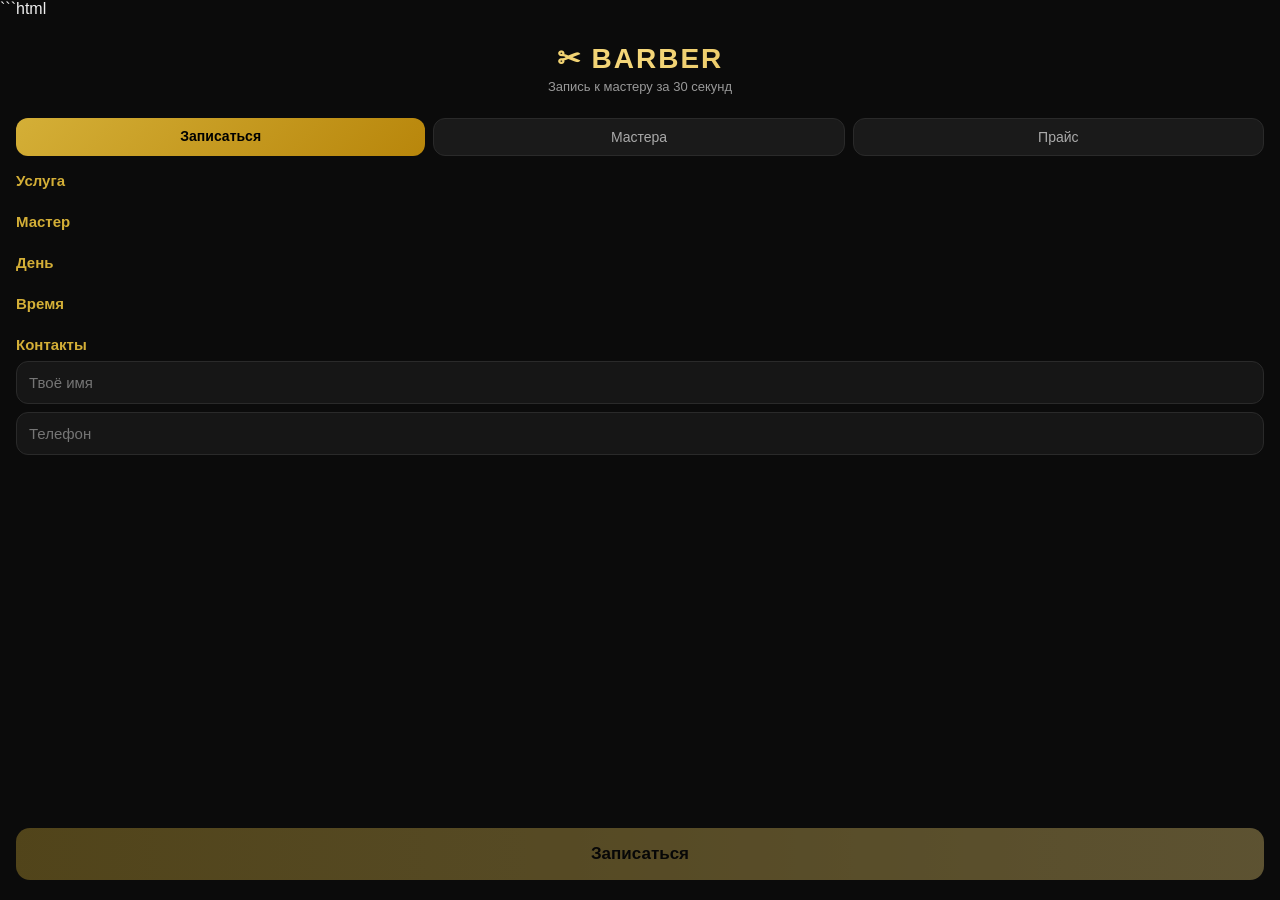
<file: index.html>
```html
<!DOCTYPE html>
<html lang="ru">
<head>
<meta charset="UTF-8">
<meta name="viewport" content="width=device-width, initial-scale=1.0">
<title>Барбершоп</title>
<script src="https://telegram.org/js/telegram-web-app.js"></script>
<style>
*{box-sizing:border-box;margin:0;padding:0;font-family:-apple-system,Segoe UI,Roboto,sans-serif}
body{background:#0b0b0b;color:#eee;min-height:100vh;padding-bottom:90px}
header{padding:24px 16px 12px;text-align:center}
header h1{font-size:28px;letter-spacing:2px;background:linear-gradient(90deg,#d4af37,#f5d77a,#b8860b);-webkit-background-clip:text;color:transparent}
header p{color:#999;font-size:13px;margin-top:4px}
.tabs{display:flex;gap:8px;padding:0 16px;margin:12px 0}
.tab{flex:1;padding:10px;border-radius:12px;background:#1a1a1a;color:#aaa;border:1px solid #2a2a2a;font-size:14px;text-align:center;cursor:pointer}
.tab.active{background:linear-gradient(135deg,#d4af37,#b8860b);color:#000;font-weight:700;border:none}
.page{display:none;padding:0 16px}
.page.active{display:block;animation:fade .3s}
@keyframes fade{from{opacity:0;transform:translateY(8px)}to{opacity:1;transform:none}}
h3{color:#d4af37;font-size:15px;margin:16px 0 8px}
.grid{display:grid;grid-template-columns:1fr 1fr;gap:8px}
.opt{padding:12px;border-radius:12px;background:#161616;border:1px solid #2a2a2a;cursor:pointer;font-size:14px}
.opt small{display:block;color:#888;margin-top:4px}
.opt.sel{border-color:#d4af37;background:#1f1a0a;box-shadow:0 0 12px rgba(212,175,55,.3)}
input{width:100%;padding:12px;border-radius:12px;background:#161616;border:1px solid #2a2a2a;color:#eee;font-size:15px;margin-bottom:8px}
.card{display:flex;gap:12px;align-items:center;padding:14px;border-radius:14px;background:#161616;border:1px solid #2a2a2a;margin-bottom:10px}
.ava{width:56px;height:56px;border-radius:50%;background:linear-gradient(135deg,#d4af37,#555);display:flex;align-items:center;justify-content:center;font-size:24px;color:#000;font-weight:700}
.card b{color:#f5d77a}
.row{display:flex;justify-content:space-between;padding:14px 0;border-bottom:1px solid #222}
.row span:last-child{color:#d4af37;font-weight:700}
.btn{position:fixed;left:16px;right:16px;bottom:20px;padding:16px;border:none;border-radius:14px;font-size:17px;font-weight:700;color:#000;background:linear-gradient(90deg,#d4af37,#f5d77a);cursor:pointer}
.btn:disabled{opacity:.35}
</style>
</head>
<body>
<header><h1>✂ BARBER</h1><p>Запись к мастеру за 30 секунд</p></header>

<div class="tabs">
<div class="tab active" data-p="book">Записаться</div>
<div class="tab" data-p="masters">Мастера</div>
<div class="tab" data-p="price">Прайс</div>
</div>

<div class="page active" id="book">
<h3>Услуга</h3><div class="grid" id="services"></div>
<h3>Мастер</h3><div class="grid" id="mastersPick"></div>
<h3>День</h3><div class="grid" id="days"></div>
<h3>Время</h3><div class="grid" id="times"></div>
<h3>Контакты</h3>
<input id="name" placeholder="Твоё имя">
<input id="phone" placeholder="Телефон" type="tel">
</div>

<div class="page" id="masters"></div>
<div class="page" id="price"></div>

<button class="btn" id="send" disabled>Записаться</button>

<script>
const tg = window.Telegram.WebApp; tg.expand();
const SERVICES = [["cut","Мужская стрижка",1500],["beard","Борода",900],["combo","Стрижка + борода",2200]];
const MASTERS = [["max","Макс","Фейды и классика, 6 лет опыта"],["artem","Артём","Бороды и укладки, 4 года"],["dima","Дима","Креативные стрижки, 5 лет"]];
const TIMES = ["10:00","12:00","14:00","16:00","18:00"];
const s = {};

function opts(id, items, key){
const box = document.getElementById(id); box.innerHTML = "";
items.forEach(([val, label, sub])=>{
const d = document.createElement("div"); d.className = "opt";
d.innerHTML = label + (sub ? `<small>${sub}</small>` : "");
d.onclick = ()=>{ [...box.children].forEach(c=>c.classList.remove("sel")); d.classList.add("sel"); s[key]=val; check(); };
box.appendChild(d);
});
}
const days = [...Array(7)].map((_,i)=>{const d=new Date();d.setDate(d.getDate()+i);
return [d.toISOString().slice(0,10), d.toLocaleDateString("ru",{weekday:"short",day:"numeric",month:"short"})];});

opts("services", SERVICES.map(([k,n,p])=>[k,n,p+" ₽"]), "service");
opts("mastersPick", MASTERS.map(([k,n])=>[k,n]), "master");
opts("days", days, "day");
opts("times", TIMES.map(t=>[t,t]), "time");

document.getElementById("masters").innerHTML = MASTERS.map(([,n,d])=>
`<div class="card"><div class="ava">${n[0]}</div><div><b>${n}</b><br><small style="color:#999">${d}</small></div></div>`).join("");
document.getElementById("price").innerHTML = SERVICES.map(([,n,p])=>
`<div class="row"><span>${n}</span><span>${p} ₽</span></div>`).join("");

document.querySelectorAll(".tab").forEach(t=>t.onclick=()=>{
document.querySelectorAll(".tab,.page").forEach(e=>e.classList.remove("active"));
t.classList.add("active"); document.getElementById(t.dataset.p).classList.add("active");
document.getElementById("send").style.display = t.dataset.p==="book" ? "block" : "none";
});

const nameI = document.getElementById("name"), phoneI = document.getElementById("phone");
nameI.oninput = phoneI.oninput = check;
function check(){
document.getElementById("send").disabled = !(s.service && s.master && s.day && s.time && nameI.value.trim() && phoneI.value.trim());
}
document.getElementById("send").onclick = ()=>{
tg.sendData(JSON.stringify({...s, name:nameI.value.trim(), phone:phoneI.value.trim()}));
tg.close();
};
</script>
</body>
</html>
</file>
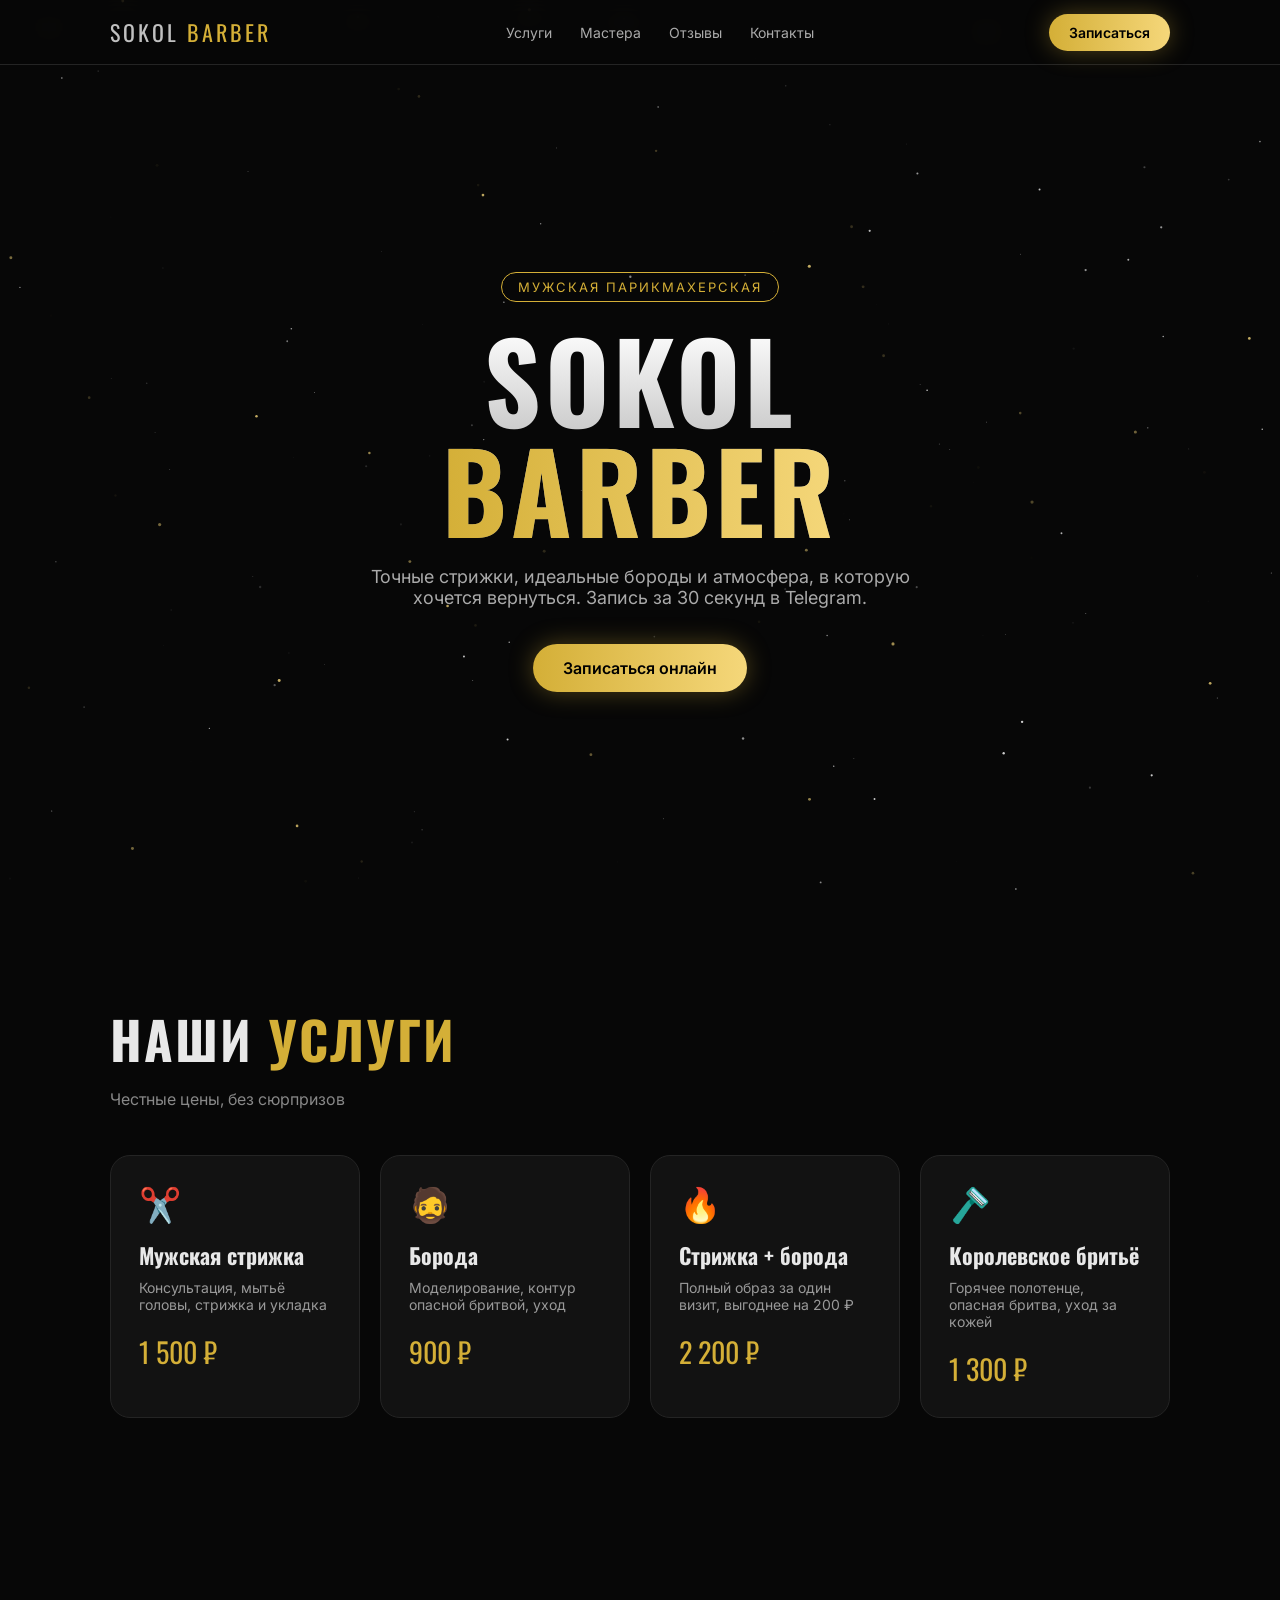
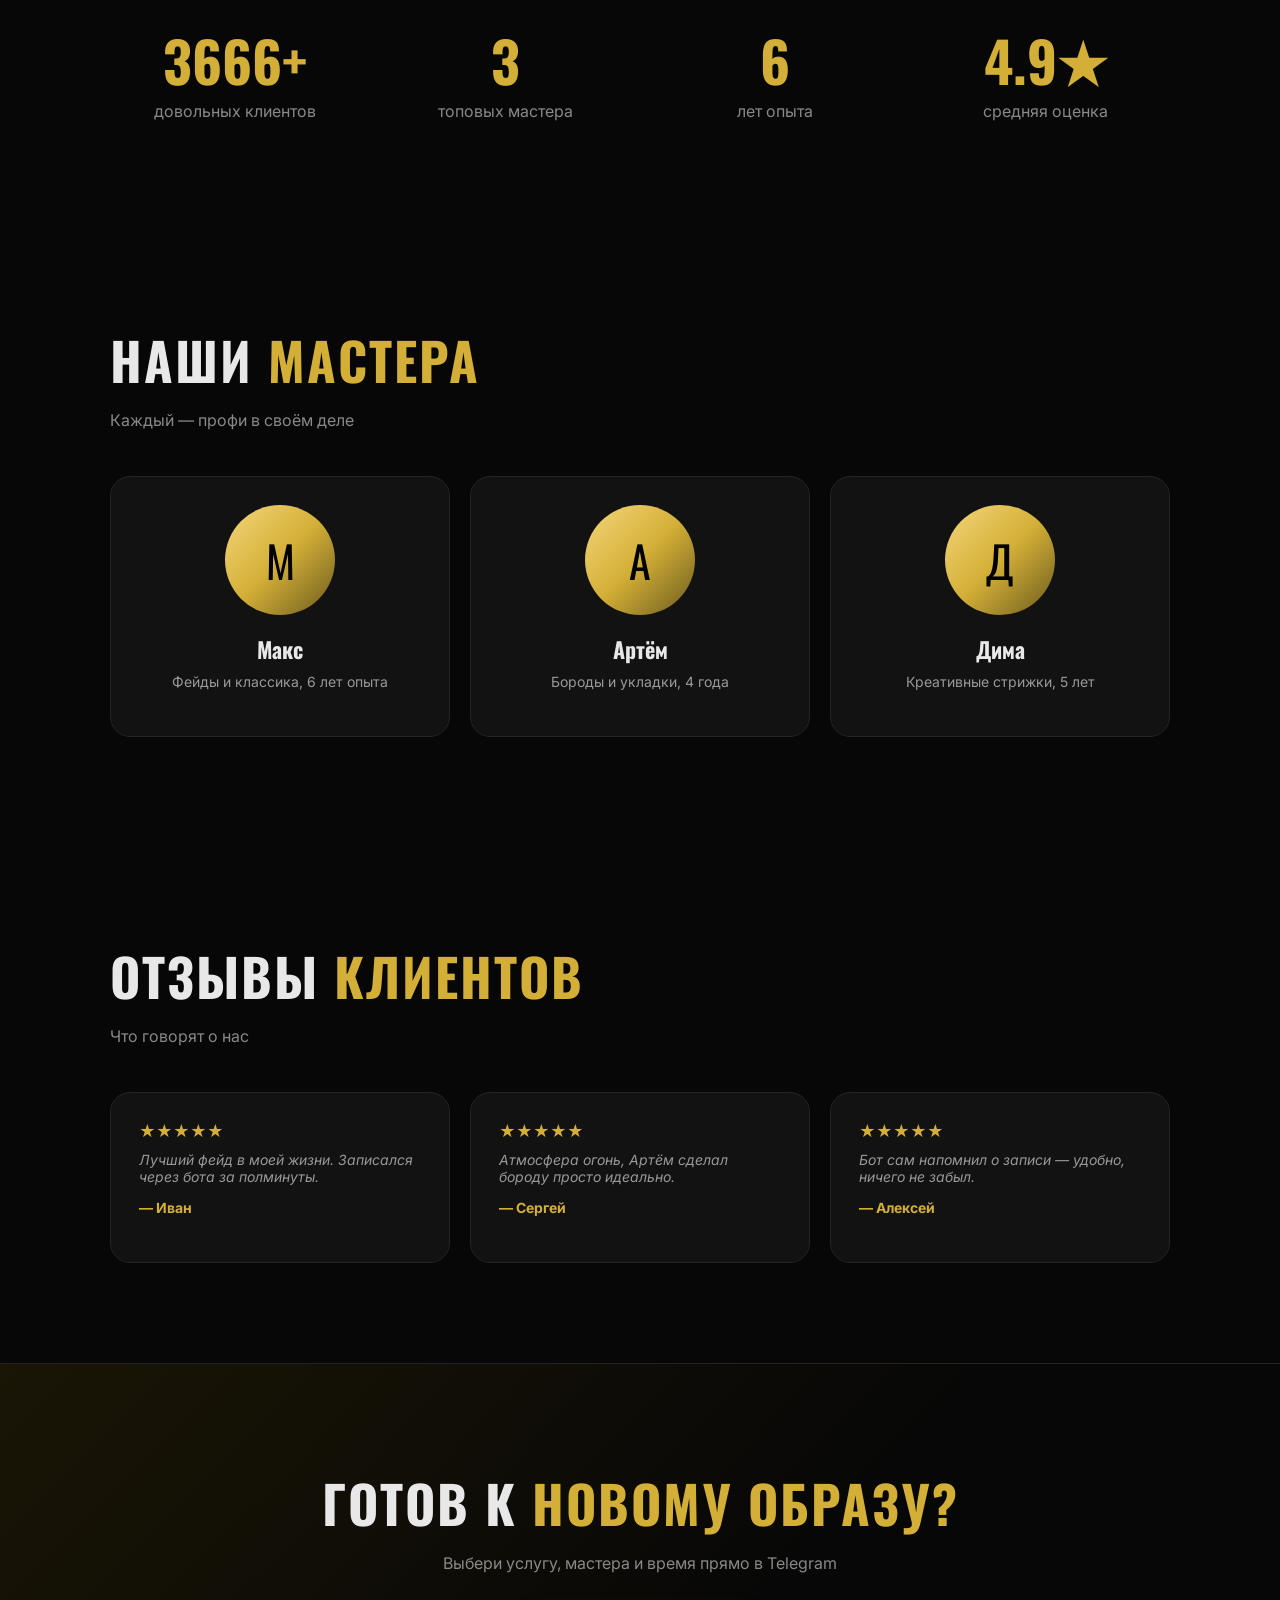
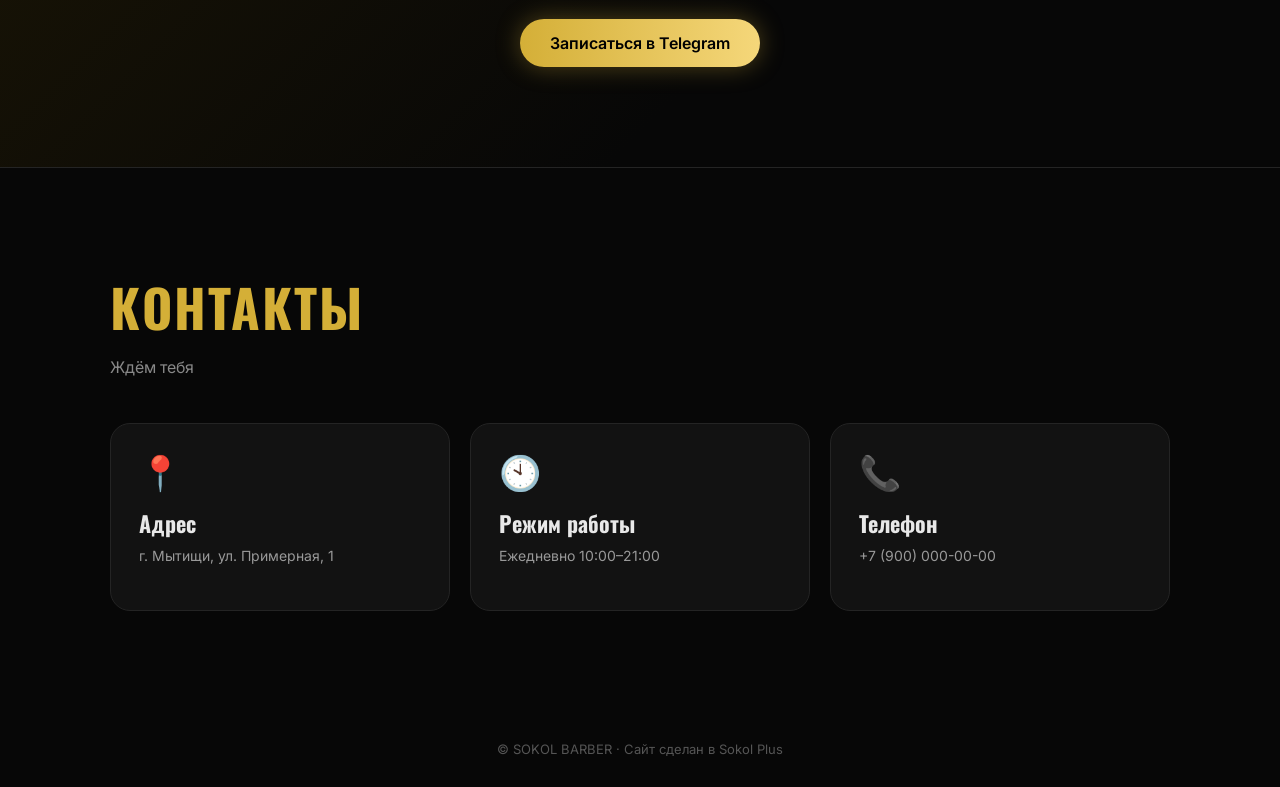
<file: site.html>
<!DOCTYPE html>
<html lang="ru">
<head>
<meta charset="UTF-8">
<meta name="viewport" content="width=device-width, initial-scale=1.0">
<title>SOKOL BARBER — мужские стрижки</title>
<link href="https://fonts.googleapis.com/css2?family=Oswald:wght@500;700&family=Inter:wght@400;600&display=swap" rel="stylesheet">
<style>
:root{--gold:#d4af37;--gold2:#f5d77a;--silver:#c0c0c0;--bg:#070707;--card:#121212;--line:#242424}
*{box-sizing:border-box;margin:0;padding:0}
html{scroll-behavior:smooth}
body{background:var(--bg);color:#e8e8e8;font-family:Inter,sans-serif;overflow-x:hidden}
canvas#stars{position:fixed;inset:0;z-index:-1}
a{color:inherit;text-decoration:none}
.wrap{max-width:1100px;margin:0 auto;padding:0 20px}
nav{position:fixed;top:0;left:0;right:0;z-index:10;background:rgba(7,7,7,.75);backdrop-filter:blur(10px);border-bottom:1px solid var(--line)}
nav .wrap{display:flex;align-items:center;justify-content:space-between;height:64px}
.logo{font-family:Oswald;font-size:22px;letter-spacing:3px;color:var(--silver)}
.logo span{color:var(--gold)}
nav ul{display:flex;gap:28px;list-style:none;font-size:14px;color:#aaa}
nav ul a:hover{color:var(--gold)}
.btn{display:inline-block;padding:14px 30px;border-radius:40px;font-weight:600;color:#000;background:linear-gradient(90deg,var(--gold),var(--gold2));box-shadow:0 0 25px rgba(212,175,55,.35);transition:.25s}
.btn:hover{transform:translateY(-2px);box-shadow:0 0 40px rgba(212,175,55,.6)}
.btn.small{padding:10px 20px;font-size:14px}
.hero{min-height:100vh;display:flex;align-items:center;text-align:center;padding-top:64px}
.hero h1{font-family:Oswald;font-size:clamp(48px,9vw,110px);line-height:1;letter-spacing:4px;background:linear-gradient(180deg,#fff,var(--silver) 60%,#777);-webkit-background-clip:text;color:transparent}
.hero h1 span{background:linear-gradient(90deg,var(--gold),var(--gold2));-webkit-background-clip:text;color:transparent}
.hero p{margin:22px auto 36px;max-width:560px;color:#aaa;font-size:18px}
.badge{display:inline-block;margin-bottom:22px;padding:6px 16px;border:1px solid var(--gold);border-radius:30px;color:var(--gold);font-size:13px;letter-spacing:2px}
section{padding:100px 0}
h2{font-family:Oswald;font-size:clamp(34px,5vw,52px);letter-spacing:2px;margin-bottom:12px}
h2 span{color:var(--gold)}
.sub{color:#888;margin-bottom:46px}
.grid{display:grid;gap:20px;grid-template-columns:repeat(auto-fit,minmax(240px,1fr))}
.card{background:var(--card);border:1px solid var(--line);border-radius:20px;padding:28px;transition:.3s}
.card:hover{border-color:var(--gold);transform:translateY(-6px);box-shadow:0 10px 40px rgba(212,175,55,.12)}
.card .ico{font-size:34px;margin-bottom:14px}
.card h3{font-family:Oswald;font-size:22px;margin-bottom:8px}
.card p{color:#999;font-size:14px;margin-bottom:18px}
.price{font-family:Oswald;font-size:28px;color:var(--gold)}
.master{text-align:center}
.ava{width:110px;height:110px;margin:0 auto 18px;border-radius:50%;display:flex;align-items:center;justify-content:center;font-family:Oswald;font-size:44px;color:#000;background:linear-gradient(135deg,var(--gold2),var(--gold),#6b5a1e)}
.stats{display:grid;grid-template-columns:repeat(auto-fit,minmax(180px,1fr));gap:20px;text-align:center}
.stat b{display:block;font-family:Oswald;font-size:56px;color:var(--gold)}
.stat span{color:#888}
.review{font-style:italic;color:#ccc}
.review b{display:block;margin-top:14px;font-style:normal;color:var(--gold)}
.stars{color:var(--gold);margin-bottom:10px}
.cta{text-align:center;background:linear-gradient(135deg,#1a1505,#070707 60%);border-top:1px solid var(--line);border-bottom:1px solid var(--line)}
.contacts{display:grid;gap:20px;grid-template-columns:repeat(auto-fit,minmax(240px,1fr))}
footer{padding:30px 0;text-align:center;color:#555;font-size:13px}
.reveal{opacity:0;transform:translateY(30px);transition:1s}
.reveal.show{opacity:1;transform:none}
@media(max-width:760px){nav ul{display:none}}
</style>
</head>
<body>
<canvas id="stars"></canvas>

<nav><div class="wrap">
  <a href="#" class="logo">SOKOL <span>BARBER</span></a>
  <ul><li><a href="#services">Услуги</a></li><li><a href="#masters">Мастера</a></li><li><a href="#reviews">Отзывы</a></li><li><a href="#contacts">Контакты</a></li></ul>
  <a href="#book" class="btn small">Записаться</a>
</div></nav>

<header class="hero"><div class="wrap">
  <div class="badge">МУЖСКАЯ ПАРИКМАХЕРСКАЯ</div>
  <h1>SOKOL<br><span>BARBER</span></h1>
  <p>Точные стрижки, идеальные бороды и атмосфера, в которую хочется вернуться. Запись за 30 секунд в Telegram.</p>
  <a href="#book" class="btn">Записаться онлайн</a>
</div></header>

<section id="services"><div class="wrap">
  <h2 class="reveal">НАШИ <span>УСЛУГИ</span></h2>
  <p class="sub reveal">Честные цены, без сюрпризов</p>
  <div class="grid">
    <div class="card reveal"><div class="ico">✂️</div><h3>Мужская стрижка</h3><p>Консультация, мытьё головы, стрижка и укладка</p><div class="price">1 500 ₽</div></div>
    <div class="card reveal"><div class="ico">🧔</div><h3>Борода</h3><p>Моделирование, контур опасной бритвой, уход</p><div class="price">900 ₽</div></div>
    <div class="card reveal"><div class="ico">🔥</div><h3>Стрижка + борода</h3><p>Полный образ за один визит, выгоднее на 200 ₽</p><div class="price">2 200 ₽</div></div>
    <div class="card reveal"><div class="ico">🪒</div><h3>Королевское бритьё</h3><p>Горячее полотенце, опасная бритва, уход за кожей</p><div class="price">1 300 ₽</div></div>
  </div>
</div></section>

<section><div class="wrap stats">
  <div class="stat reveal"><b class="count" data-to="5000">0</b><span>довольных клиентов</span></div>
  <div class="stat reveal"><b class="count" data-to="3">0</b><span>топовых мастера</span></div>
  <div class="stat reveal"><b class="count" data-to="6">0</b><span>лет опыта</span></div>
  <div class="stat reveal"><b>4.9★</b><span>средняя оценка</span></div>
</div></section>

<section id="masters"><div class="wrap">
  <h2 class="reveal">НАШИ <span>МАСТЕРА</span></h2>
  <p class="sub reveal">Каждый — профи в своём деле</p>
  <div class="grid">
    <div class="card master reveal"><div class="ava">М</div><h3>Макс</h3><p>Фейды и классика, 6 лет опыта</p></div>
    <div class="card master reveal"><div class="ava">А</div><h3>Артём</h3><p>Бороды и укладки, 4 года</p></div>
    <div class="card master reveal"><div class="ava">Д</div><h3>Дима</h3><p>Креативные стрижки, 5 лет</p></div>
  </div>
</div></section>

<section id="reviews"><div class="wrap">
  <h2 class="reveal">ОТЗЫВЫ <span>КЛИЕНТОВ</span></h2>
  <p class="sub reveal">Что говорят о нас</p>
  <div class="grid">
    <div class="card reveal"><div class="stars">★★★★★</div><p class="review">Лучший фейд в моей жизни. Записался через бота за полминуты.<b>— Иван</b></p></div>
    <div class="card reveal"><div class="stars">★★★★★</div><p class="review">Атмосфера огонь, Артём сделал бороду просто идеально.<b>— Сергей</b></p></div>
    <div class="card reveal"><div class="stars">★★★★★</div><p class="review">Бот сам напомнил о записи — удобно, ничего не забыл.<b>— Алексей</b></p></div>
  </div>
</div></section>

<section id="book" class="cta"><div class="wrap">
  <h2 class="reveal">ГОТОВ К <span>НОВОМУ ОБРАЗУ?</span></h2>
  <p class="sub reveal">Выбери услугу, мастера и время прямо в Telegram</p>
  <a href="https://t.me/Barbershottbot" class="btn reveal">Записаться в Telegram</a>
</div></section>

<section id="contacts"><div class="wrap">
  <h2 class="reveal"><span>КОНТАКТЫ</span></h2>
  <p class="sub reveal">Ждём тебя</p>
  <div class="contacts">
    <div class="card reveal"><div class="ico">📍</div><h3>Адрес</h3><p>г. Мытищи, ул. Примерная, 1</p></div>
    <div class="card reveal"><div class="ico">🕙</div><h3>Режим работы</h3><p>Ежедневно 10:00–21:00</p></div>
    <div class="card reveal"><div class="ico">📞</div><h3>Телефон</h3><p>+7 (900) 000-00-00</p></div>
  </div>
</div></section>

<footer>© SOKOL BARBER · Сайт сделан в Sokol Plus</footer>

<script>
const c=document.getElementById("stars"),x=c.getContext("2d");let S=[];
function size(){c.width=innerWidth;c.height=innerHeight;S=[...Array(180)].map(()=>({x:Math.random()*c.width,y:Math.random()*c.height,r:Math.random()*1.4+.2,v:Math.random()*.3+.05,t:Math.random()*6}))}
size();addEventListener("resize",size);
(function draw(){x.clearRect(0,0,c.width,c.height);S.forEach(s=>{s.y+=s.v;s.t+=.03;if(s.y>c.height){s.y=0;s.x=Math.random()*c.width}
x.globalAlpha=.4+Math.sin(s.t)*.4;x.fillStyle=Math.random()<.002?"#d4af37":(s.r>1.2?"#f5d77a":"#fff");x.beginPath();x.arc(s.x,s.y,s.r,0,7);x.fill()});requestAnimationFrame(draw)})();
const io=new IntersectionObserver(es=>es.forEach(e=>{if(e.isIntersecting){e.target.classList.add("show");
  const n=e.target.querySelector?.(".count")||(e.target.classList.contains("count")?e.target:null);
  if(n&&!n.done){n.done=1;const to=+n.dataset.to;let v=0;const st=Math.max(1,to/60);const i=setInterval(()=>{v+=st;if(v>=to){v=to;clearInterval(i)}n.textContent=Math.floor(v)+(to>=1000?"+":"")},20)}}}),{threshold:.2});
document.querySelectorAll(".reveal").forEach(el=>io.observe(el));
</script>
</body>
</html>
</file>
